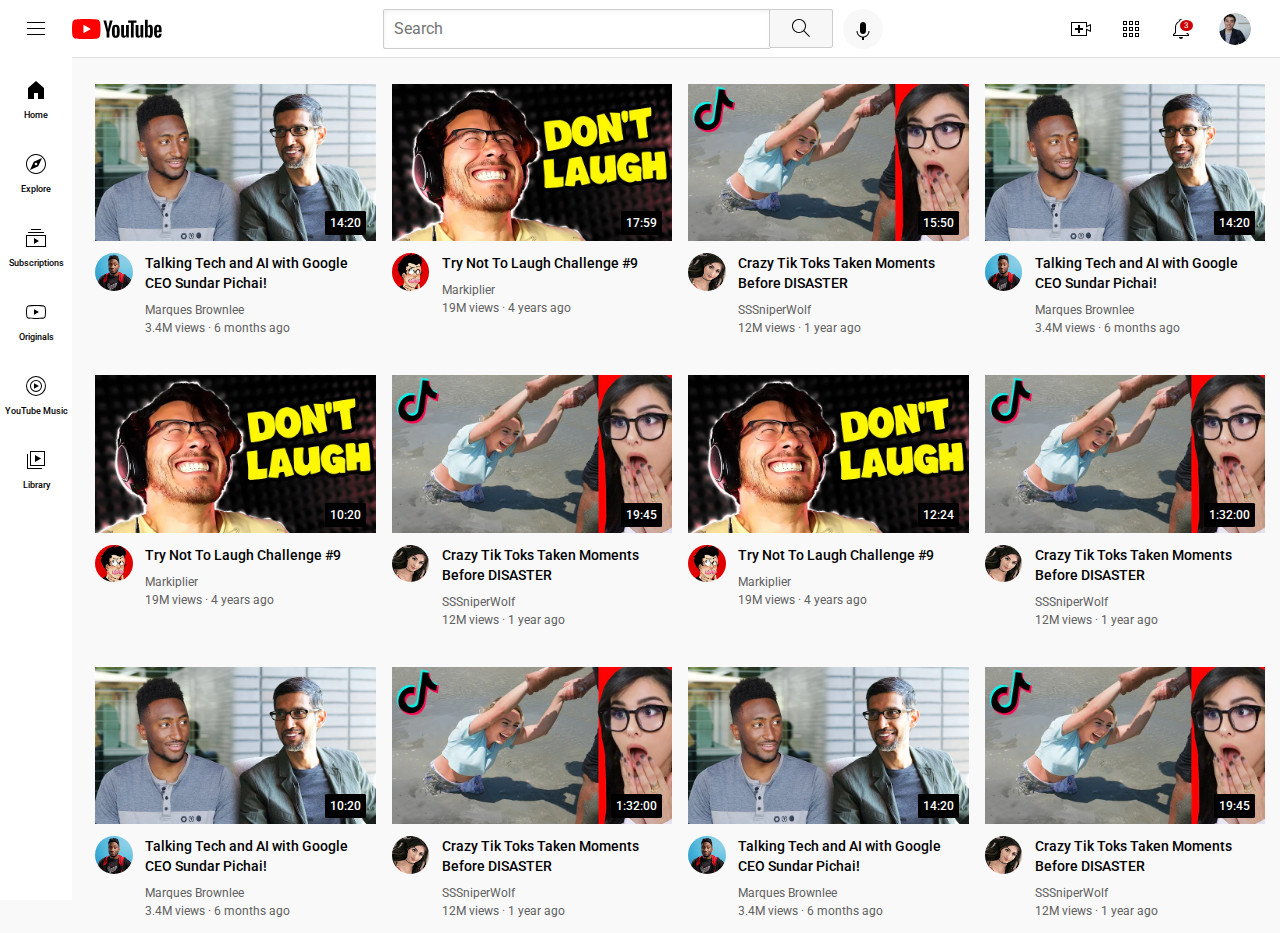
<file: index.html>
<!DOCTYPE html>
<html>
    <head>
        <title>Youtube - Home</title>
        <link rel="stylesheet" href="styles/video.css">
        <link rel="stylesheet" href="styles/header.css">
        <link rel="stylesheet" href="styles/general.css">
        <link rel="stylesheet" href="styles/sidebar.css">

        <link rel="preconnect" href="https://fonts.googleapis.com">
        <link rel="preconnect" href="https://fonts.gstatic.com" crossorigin>
        <link href="https://fonts.googleapis.com/css2?family=Roboto:ital,wght@0,100;0,300;0,400;0,500;0,700;0,900;1,100;1,300;1,400;1,500;1,700;1,900&display=swap" rel="stylesheet">
    <body>
        <header class="header">
            <div class="left-section">
                <img class="hamburger-menu" src="icons/hamburger-menu.svg">
                <img class="youtube-logo" src="icons/youtube-logo.svg" alt="Youtube">
            </div>
            <div class="middle-section">
                <input class="search-bar" type="text" placeholder="Search">
                <button class="search-button">
                    <img class="search-icon" src="icons/search.svg">
                    <div class="tooltip">Search</div>
                </button>
                <button class="voice-search-button">
                    <img class="search-voice-icon" src="icons/voice-search-icon.svg">
                    <div class="tooltip">Search with your voice</div>
                </button>
            </div>
            <div class="right-section">
                <div class="upload-icon-container">
                    <img class="upload-icon" src="icons/upload.svg" alt="create">
                    <div class="tooltip">Create</div>
                </div>
                <div class="youtube-apps-icon-container">
                    <img class="youtube-apps-icon" src="icons/youtube-apps.svg" alt="create">
                    <div class="tooltip">Apps</div> 
                </div>
                <div class="notifications-icon-container">
                    <img class="notifications-icon" src="icons/notifications.svg" alt="create">
                    <div class="notifications-badge">3</div>
                    <div class="tooltip">Notifications</div> 

                </div>
                <img class="my-channel-icon" src="icons/channel-pictures/my-channel.jpg" alt="create">
            </div>
        </header>
        <nav class="sidebar">
            <div class="sidebar-link">
                <img src="icons/home.svg">
                <div>Home</div>
            </div>
            <div class="sidebar-link">
                <img src="icons/explore.svg">
                <div>Explore</div>
            </div>
            <div class="sidebar-link">
                <img src="icons/subscriptions.svg">
                <div>Subscriptions</div>
            </div>
            <div class="sidebar-link">
                <img src="icons/originals.svg">
                <div>Originals</div>
            </div>
            <div class="sidebar-link">
                <img src="icons/youtube-music.svg">
                <div>YouTube Music</div>
            </div>
            <div class="sidebar-link">
                <img src="icons/library.svg">
                <div>Library</div>
            </div>
        </nav>
        <main>
            <section class="video-grid">
                <div class="video-card">
                    <div class="thumbnail">
                        <img class="thumbnail-photo" src="thumbnails/thumbnail-1.webp">
                        <div class="video-time">14:20</div>
                    </div>
                    <div class="video-info-grid">
                        <div class="channel-profile-pic"><img class="photo" src="channel-pictures/channel-1.jpg"></div>
                        <div class="video-info">
                            <p class="video-title">Talking Tech and AI with Google CEO Sundar Pichai!</p>
                            <p class="channel-name">Marques Brownlee</p>
                            <p class="video-stats">3.4M views &#183; 6 months ago</p>
                        </div>
                    </div>
                </div>
                <div class="video-card">
                    <div class="thumbnail">
                        <img class="thumbnail-photo" src="thumbnails/thumbnail-2.webp">
                        <div class="video-time">17:59</div>
                    </div>
                    <div class="video-info-grid">
                        <div class="channel-profile-pic"><img class="photo" src="channel-pictures/channel-2.jpg"></div>
                        <div class="video-info">
                            <p class="video-title">Try Not To Laugh Challenge #9</p>
                            <p class="channel-name">Markiplier</p>
                            <p class="video-stats">19M views &#183; 4 years ago</p>
                        </div>
                    </div>
                </div>
                <div class="video-card">
                    <div class="thumbnail">
                        <img class="thumbnail-photo" src="thumbnails/thumbnail-3.webp">
                        <div class="video-time">15:50</div>
                    </div>
                    <div class="video-info-grid">
                        <div class="channel-profile-pic"><img class="photo" src="channel-pictures/channel-3.jpg"></div>
                        <div class="video-info">
                            <p class="video-title">Crazy Tik Toks Taken Moments Before DISASTER</p>
                            <p class="channel-name">SSSniperWolf</p>
                            <p class="video-stats">12M views &#183; 1 year ago</p>
                        </div>
                    </div>
                </div>
                <div class="video-card">
                    <div class="thumbnail">
                        <img class="thumbnail-photo" src="thumbnails/thumbnail-1.webp">
                        <div class="video-time">14:20</div>
                    </div>
                    <div class="video-info-grid">
                        <div class="channel-profile-pic"><img class="photo" src="channel-pictures/channel-1.jpg"></div>
                        <div class="video-info">
                            <p class="video-title">Talking Tech and AI with Google CEO Sundar Pichai!</p>
                            <p class="channel-name">Marques Brownlee</p>
                            <p class="video-stats">3.4M views &#183; 6 months ago</p>
                        </div>
                    </div>
                </div>
                <div class="video-card">
                    <div class="thumbnail">
                        <img class="thumbnail-photo" src="thumbnails/thumbnail-2.webp">
                        <div class="video-time">10:20</div>
                    </div>
                    <div class="video-info-grid">
                        <div class="channel-profile-pic"><img class="photo" src="channel-pictures/channel-2.jpg"></div>
                        <div class="video-info">
                            <p class="video-title">Try Not To Laugh Challenge #9</p>
                            <p class="channel-name">Markiplier</p>
                            <p class="video-stats">19M views &#183; 4 years ago</p>
                        </div>
                    </div>
                </div>
                <div class="video-card">
                    <div class="thumbnail">
                        <img class="thumbnail-photo" src="thumbnails/thumbnail-3.webp">
                        <div class="video-time">19:45</div>
                    </div>
                    <div class="video-info-grid">
                        <div class="channel-profile-pic"><img class="photo" src="channel-pictures/channel-3.jpg"></div>
                        <div class="video-info">
                            <p class="video-title">Crazy Tik Toks Taken Moments Before DISASTER</p>
                            <p class="channel-name">SSSniperWolf</p>
                            <p class="video-stats">12M views &#183; 1 year ago</p>
                        </div>
                    </div>
                </div>
                <div class="video-card">
                    <div class="thumbnail">
                        <img class="thumbnail-photo" src="thumbnails/thumbnail-2.webp">
                        <div class="video-time">12:24</div>
                    </div>
                    <div class="video-info-grid">
                        <div class="channel-profile-pic"><img class="photo" src="channel-pictures/channel-2.jpg"></div>
                        <div class="video-info">
                            <p class="video-title">Try Not To Laugh Challenge #9</p>
                            <p class="channel-name">Markiplier</p>
                            <p class="video-stats">19M views &#183; 4 years ago</p>
                        </div>
                    </div>
                </div>
                <div class="video-card">
                    <div class="thumbnail">
                        <img class="thumbnail-photo" src="thumbnails/thumbnail-3.webp">
                        <div class="video-time">1:32:00</div>
                    </div>
                    <div class="video-info-grid">
                        <div class="channel-profile-pic"><img class="photo" src="channel-pictures/channel-3.jpg"></div>
                        <div class="video-info">
                            <p class="video-title">Crazy Tik Toks Taken Moments Before DISASTER</p>
                            <p class="channel-name">SSSniperWolf</p>
                            <p class="video-stats">12M views &#183; 1 year ago</p>
                        </div>
                    </div>
                </div>
                <div class="video-card">
                    <div class="thumbnail">
                        <img class="thumbnail-photo" src="thumbnails/thumbnail-1.webp">
                        <div class="video-time">10:20</div>
                    </div>
                    <div class="video-info-grid">
                        <div class="channel-profile-pic"><img class="photo" src="channel-pictures/channel-1.jpg"></div>
                        <div class="video-info">
                            <p class="video-title">Talking Tech and AI with Google CEO Sundar Pichai!</p>
                            <p class="channel-name">Marques Brownlee</p>
                            <p class="video-stats">3.4M views &#183; 6 months ago</p>
                        </div>
                    </div>
                </div>
                <div class="video-card">
                    <div class="thumbnail">
                        <img class="thumbnail-photo" src="thumbnails/thumbnail-3.webp">
                        <div class="video-time">1:32:00</div>
                    </div>
                    <div class="video-info-grid">
                        <div class="channel-profile-pic"><img class="photo" src="channel-pictures/channel-3.jpg"></div>
                        <div class="video-info">
                            <p class="video-title">Crazy Tik Toks Taken Moments Before DISASTER</p>
                            <p class="channel-name">SSSniperWolf</p>
                            <p class="video-stats">12M views &#183; 1 year ago</p>
                        </div>
                    </div>
                </div>
                <div class="video-card">
                    <div class="thumbnail">
                        <img class="thumbnail-photo" src="thumbnails/thumbnail-1.webp">
                        <div class="video-time">14:20</div>
                    </div>
                    <div class="video-info-grid">
                        <div class="channel-profile-pic"><img class="photo" src="channel-pictures/channel-1.jpg"></div>
                        <div class="video-info">
                            <p class="video-title">Talking Tech and AI with Google CEO Sundar Pichai!</p>
                            <p class="channel-name">Marques Brownlee</p>
                            <p class="video-stats">3.4M views &#183; 6 months ago</p>
                        </div>
                    </div>
                </div>
                <div class="video-card">
                    <div class="thumbnail">
                        <img class="thumbnail-photo" src="thumbnails/thumbnail-3.webp">
                        <div class="video-time">19:45</div>
                    </div>
                    <div class="video-info-grid">
                        <div class="channel-profile-pic"><img class="photo" src="channel-pictures/channel-3.jpg"></div>
                        <div class="video-info">
                            <p class="video-title">Crazy Tik Toks Taken Moments Before DISASTER</p>
                            <p class="channel-name">SSSniperWolf</p>
                            <p class="video-stats">12M views &#183; 1 year ago</p>
                        </div>
                    </div>
                </div>
    
            </section>
        </main>
    </body>
</html>
</file>
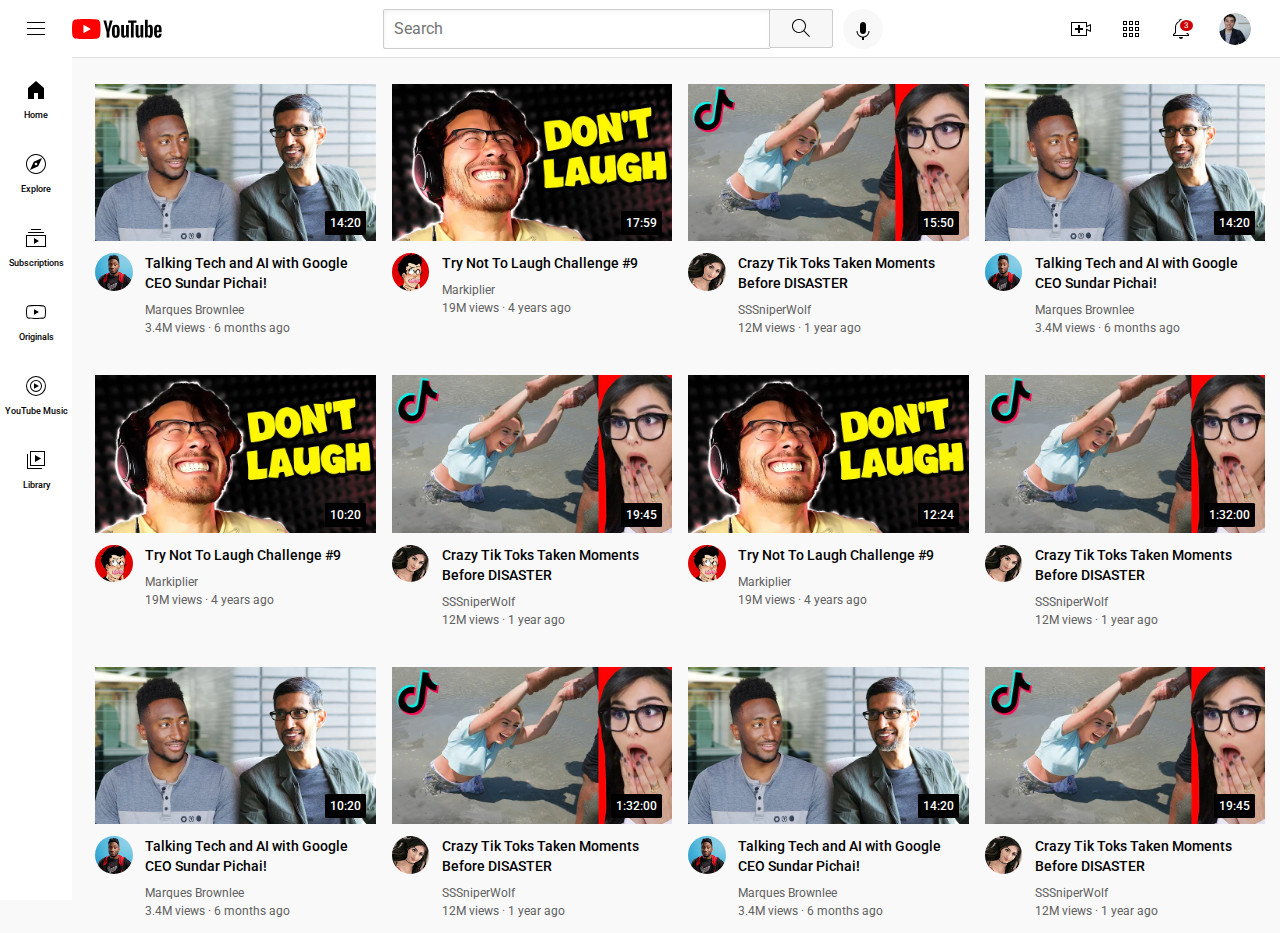
<file: youtube.html>
<!DOCTYPE html>
<html>
    <head>
        <title>Youtube - Home</title>
        <link rel="stylesheet" href="/styles/video.css">
        <link rel="stylesheet" href="/styles/header.css">
        <link rel="stylesheet" href="/styles/general.css">
        <link rel="stylesheet" href="/styles/sidebar.css">

        <link rel="preconnect" href="https://fonts.googleapis.com">
        <link rel="preconnect" href="https://fonts.gstatic.com" crossorigin>
        <link href="https://fonts.googleapis.com/css2?family=Roboto:ital,wght@0,100;0,300;0,400;0,500;0,700;0,900;1,100;1,300;1,400;1,500;1,700;1,900&display=swap" rel="stylesheet">
    <body>
        <header class="header">
            <div class="left-section">
                <img class="hamburger-menu" src="/icons/hamburger-menu.svg">
                <img class="youtube-logo" src="/icons/youtube-logo.svg" alt="Youtube">
            </div>
            <div class="middle-section">
                <input class="search-bar" type="text" placeholder="Search">
                <button class="search-button">
                    <img class="search-icon" src="/icons/search.svg">
                    <div class="tooltip">Search</div>
                </button>
                <button class="voice-search-button">
                    <img class="search-voice-icon" src="/icons/voice-search-icon.svg">
                    <div class="tooltip">Search with your voice</div>
                </button>
            </div>
            <div class="right-section">
                <div class="upload-icon-container">
                    <img class="upload-icon" src="icons/upload.svg" alt="create">
                    <div class="tooltip">Create</div>
                </div>
                <div class="youtube-apps-icon-container">
                    <img class="youtube-apps-icon" src="icons/youtube-apps.svg" alt="create">
                    <div class="tooltip">Apps</div> 
                </div>
                <div class="notifications-icon-container">
                    <img class="notifications-icon" src="icons/notifications.svg" alt="create">
                    <div class="notifications-badge">3</div>
                    <div class="tooltip">Notifications</div> 

                </div>
                <img class="my-channel-icon" src="icons/channel-pictures/my-channel.jpg" alt="create">
            </div>
        </header>
        <nav class="sidebar">
            <div class="sidebar-link">
                <img src="icons/home.svg">
                <div>Home</div>
            </div>
            <div class="sidebar-link">
                <img src="icons/explore.svg">
                <div>Explore</div>
            </div>
            <div class="sidebar-link">
                <img src="icons/subscriptions.svg">
                <div>Subscriptions</div>
            </div>
            <div class="sidebar-link">
                <img src="icons/originals.svg">
                <div>Originals</div>
            </div>
            <div class="sidebar-link">
                <img src="icons/youtube-music.svg">
                <div>YouTube Music</div>
            </div>
            <div class="sidebar-link">
                <img src="icons/library.svg">
                <div>Library</div>
            </div>
        </nav>
        <main>
            <section class="video-grid">
                <div class="video-card">
                    <div class="thumbnail">
                        <img class="thumbnail-photo" src="/thumbnails/thumbnail-1.webp">
                        <div class="video-time">14:20</div>
                    </div>
                    <div class="video-info-grid">
                        <div class="channel-profile-pic"><img class="photo" src="/channel-pictures/channel-1.jpg"></div>
                        <div class="video-info">
                            <p class="video-title">Talking Tech and AI with Google CEO Sundar Pichai!</p>
                            <p class="channel-name">Marques Brownlee</p>
                            <p class="video-stats">3.4M views &#183; 6 months ago</p>
                        </div>
                    </div>
                </div>
                <div class="video-card">
                    <div class="thumbnail">
                        <img class="thumbnail-photo" src="/thumbnails/thumbnail-2.webp">
                        <div class="video-time">17:59</div>
                    </div>
                    <div class="video-info-grid">
                        <div class="channel-profile-pic"><img class="photo" src="/channel-pictures/channel-2.jpg"></div>
                        <div class="video-info">
                            <p class="video-title">Try Not To Laugh Challenge #9</p>
                            <p class="channel-name">Markiplier</p>
                            <p class="video-stats">19M views &#183; 4 years ago</p>
                        </div>
                    </div>
                </div>
                <div class="video-card">
                    <div class="thumbnail">
                        <img class="thumbnail-photo" src="/thumbnails/thumbnail-3.webp">
                        <div class="video-time">15:50</div>
                    </div>
                    <div class="video-info-grid">
                        <div class="channel-profile-pic"><img class="photo" src="/channel-pictures/channel-3.jpg"></div>
                        <div class="video-info">
                            <p class="video-title">Crazy Tik Toks Taken Moments Before DISASTER</p>
                            <p class="channel-name">SSSniperWolf</p>
                            <p class="video-stats">12M views &#183; 1 year ago</p>
                        </div>
                    </div>
                </div>
                <div class="video-card">
                    <div class="thumbnail">
                        <img class="thumbnail-photo" src="/thumbnails/thumbnail-1.webp">
                        <div class="video-time">14:20</div>
                    </div>
                    <div class="video-info-grid">
                        <div class="channel-profile-pic"><img class="photo" src="/channel-pictures/channel-1.jpg"></div>
                        <div class="video-info">
                            <p class="video-title">Talking Tech and AI with Google CEO Sundar Pichai!</p>
                            <p class="channel-name">Marques Brownlee</p>
                            <p class="video-stats">3.4M views &#183; 6 months ago</p>
                        </div>
                    </div>
                </div>
                <div class="video-card">
                    <div class="thumbnail">
                        <img class="thumbnail-photo" src="/thumbnails/thumbnail-2.webp">
                        <div class="video-time">10:20</div>
                    </div>
                    <div class="video-info-grid">
                        <div class="channel-profile-pic"><img class="photo" src="/channel-pictures/channel-2.jpg"></div>
                        <div class="video-info">
                            <p class="video-title">Try Not To Laugh Challenge #9</p>
                            <p class="channel-name">Markiplier</p>
                            <p class="video-stats">19M views &#183; 4 years ago</p>
                        </div>
                    </div>
                </div>
                <div class="video-card">
                    <div class="thumbnail">
                        <img class="thumbnail-photo" src="/thumbnails/thumbnail-3.webp">
                        <div class="video-time">19:45</div>
                    </div>
                    <div class="video-info-grid">
                        <div class="channel-profile-pic"><img class="photo" src="/channel-pictures/channel-3.jpg"></div>
                        <div class="video-info">
                            <p class="video-title">Crazy Tik Toks Taken Moments Before DISASTER</p>
                            <p class="channel-name">SSSniperWolf</p>
                            <p class="video-stats">12M views &#183; 1 year ago</p>
                        </div>
                    </div>
                </div>
                <div class="video-card">
                    <div class="thumbnail">
                        <img class="thumbnail-photo" src="/thumbnails/thumbnail-2.webp">
                        <div class="video-time">12:24</div>
                    </div>
                    <div class="video-info-grid">
                        <div class="channel-profile-pic"><img class="photo" src="/channel-pictures/channel-2.jpg"></div>
                        <div class="video-info">
                            <p class="video-title">Try Not To Laugh Challenge #9</p>
                            <p class="channel-name">Markiplier</p>
                            <p class="video-stats">19M views &#183; 4 years ago</p>
                        </div>
                    </div>
                </div>
                <div class="video-card">
                    <div class="thumbnail">
                        <img class="thumbnail-photo" src="/thumbnails/thumbnail-3.webp">
                        <div class="video-time">1:32:00</div>
                    </div>
                    <div class="video-info-grid">
                        <div class="channel-profile-pic"><img class="photo" src="/channel-pictures/channel-3.jpg"></div>
                        <div class="video-info">
                            <p class="video-title">Crazy Tik Toks Taken Moments Before DISASTER</p>
                            <p class="channel-name">SSSniperWolf</p>
                            <p class="video-stats">12M views &#183; 1 year ago</p>
                        </div>
                    </div>
                </div>
                <div class="video-card">
                    <div class="thumbnail">
                        <img class="thumbnail-photo" src="/thumbnails/thumbnail-1.webp">
                        <div class="video-time">10:20</div>
                    </div>
                    <div class="video-info-grid">
                        <div class="channel-profile-pic"><img class="photo" src="/channel-pictures/channel-1.jpg"></div>
                        <div class="video-info">
                            <p class="video-title">Talking Tech and AI with Google CEO Sundar Pichai!</p>
                            <p class="channel-name">Marques Brownlee</p>
                            <p class="video-stats">3.4M views &#183; 6 months ago</p>
                        </div>
                    </div>
                </div>
                <div class="video-card">
                    <div class="thumbnail">
                        <img class="thumbnail-photo" src="/thumbnails/thumbnail-3.webp">
                        <div class="video-time">1:32:00</div>
                    </div>
                    <div class="video-info-grid">
                        <div class="channel-profile-pic"><img class="photo" src="/channel-pictures/channel-3.jpg"></div>
                        <div class="video-info">
                            <p class="video-title">Crazy Tik Toks Taken Moments Before DISASTER</p>
                            <p class="channel-name">SSSniperWolf</p>
                            <p class="video-stats">12M views &#183; 1 year ago</p>
                        </div>
                    </div>
                </div>
                <div class="video-card">
                    <div class="thumbnail">
                        <img class="thumbnail-photo" src="/thumbnails/thumbnail-1.webp">
                        <div class="video-time">14:20</div>
                    </div>
                    <div class="video-info-grid">
                        <div class="channel-profile-pic"><img class="photo" src="/channel-pictures/channel-1.jpg"></div>
                        <div class="video-info">
                            <p class="video-title">Talking Tech and AI with Google CEO Sundar Pichai!</p>
                            <p class="channel-name">Marques Brownlee</p>
                            <p class="video-stats">3.4M views &#183; 6 months ago</p>
                        </div>
                    </div>
                </div>
                <div class="video-card">
                    <div class="thumbnail">
                        <img class="thumbnail-photo" src="/thumbnails/thumbnail-3.webp">
                        <div class="video-time">19:45</div>
                    </div>
                    <div class="video-info-grid">
                        <div class="channel-profile-pic"><img class="photo" src="/channel-pictures/channel-3.jpg"></div>
                        <div class="video-info">
                            <p class="video-title">Crazy Tik Toks Taken Moments Before DISASTER</p>
                            <p class="channel-name">SSSniperWolf</p>
                            <p class="video-stats">12M views &#183; 1 year ago</p>
                        </div>
                    </div>
                </div>
    
            </section>
        </main>
    </body>
</html>
</file>
<file: styles/video.css>
.video-info-grid{
    display: grid;
    grid-template-columns: 50px 1fr; 
}

.video-grid{
    display: grid;
    grid-template-columns: 1fr 1fr 1fr; 
    /* grid-gap: 12px; */
    column-gap: 16px;
    row-gap: 40px;
    padding: 15px;
    

}

@media (min-width: 950px)
{
    .video-grid{
        grid-template-columns: 1fr 1fr 1fr 1fr;      
    }
   
}

@media (max-width: 600px)
{
    .video-grid{
        grid-template-columns: 1fr 1fr;      
    }
   
}

@media (max-width: 400px)
{
    .video-grid{
        grid-template-columns: 1fr;      
    }
   
}
.channel-profile-pic{
    /* width: 50px; */
    /* background-color: darkblue; */
}

.video-info{
    /* background-color: darkcyan; */
}

.photo{
    width: 75%;
    border-radius: 100%;

}

.thumbnail{
    width: 100%;
    margin-bottom: 8px;
    position: relative;
}

.video-time{
    background-color: black;
    color: white;
    position: absolute;
    right: 10px;
    bottom: 10px;
    font-family: 'Roboto', Arial;
    padding: 5px;
    font-size: 12px;
    font-weight: 500;
    border-radius: 5%;
     
}

.thumbnail-photo
{
    width: 100%;
}

.video-card{
    width: 100%;
    /* background-color: hotpink;  */
}

.video-title{
    margin-top: 0px;
    font-size: 14px;
    font-weight: 500;
    width: 100%;
    line-height: 20px;
    margin-bottom: 10px;
    
    
}

.channel-name, .video-stats{
    font-size: 12px;
    color: #606060;
}

.channel-name{
    margin-bottom: 4px;
}
</file>
<file: styles/header.css>
.header
{
    display: flex;
    flex-direction: row;
    justify-content: space-between;

    background-color: #ffffff;
    border: 0px;
    border-bottom: 1px solid #dedede;
    margin-bottom: 10px;
    
    position: fixed;
    top: 0;
    right: 0;
    left: 0;
    height: 57px;

    z-index: 999;
}

.left-section{
    /* background-color: aqua; */
    display: flex;
    align-items: center;
}

.middle-section{
    flex: 1;
    display: flex;
    align-items: center;
    margin-left: 70px;
    margin-right: 35px;
    max-width: 500px;
}

.right-section{
    width: 182px;
    /* background-color: aqua; */
    display: flex;
    align-items: center;
    justify-content: space-between;
    margin-right: 29px;
    flex-shrink: 0;
}

.hamburger-menu{
    height: 24px;
    margin-left: 24px;
    margin-right: 24px;
}

.youtube-logo{
    height: 20px;
}

.search-bar{
    flex: 1;
    height: 36px;
    padding-left: 10px;
    font-size: 16px;
    border-width: 1px;
    border-style: solid;
    border-color: #cccccc;
    border-radius: 2px;
    box-shadow: inset 1px 2px 5px rgba(0, 0, 0, 0.05);
    width: 0;
}

.search-bar::placeholder{
    font-family: 'Roboto', Arial;
    font-size: 16px;
}

.search-button{
    height: 39.8px;
    width: 64px;
    background-color: #f7f7f7;
    border-width: 1px;
    border-style: solid;
    border-color: #cccccc;
    border-radius: 2px;
    margin-left: -2px;
    margin-right: 10px;

}

.search-button .tooltip,
.voice-search-button .tooltip,
.upload-icon-container .tooltip,
.youtube-apps-icon-container .tooltip,
.notifications-icon-container .tooltip{
    position: absolute;
    background-color: gray;
    color: white;
    padding-top: 4px;
    padding-bottom: 4px;
    padding-left: 8px;
    padding-right: 8px;
    border-radius: 2px;
    font-size: 12px;
    bottom: -30px;
    opacity: 0;
    transition: opacity 0.15s;
    pointer-events: none;
    white-space: nowrap;
    font-family: 'Roboto', Arial;
}

.search-button:hover .tooltip,
.voice-search-button:hover .tooltip,
.upload-icon-container:hover .tooltip,
.youtube-apps-icon-container:hover .tooltip,
.notifications-icon-container:hover .tooltip{
    opacity: 1;
}

.search-icon{ 
    height: 24px;
}

.voice-search-button{
    height: 40px;
    width: 40px;
    border-radius: 100%;
    border: none;
    background-color: #f8f8f8;
    
}

.search-button,
.voice-search-button,
.upload-icon-container,
.youtube-apps-icon-container,
.notifications-icon-container{
    position: relative;
    display: flex;
    justify-content: center;
    align-items: center;
}

.search-voice-icon{
    width: 24px;
    height: 24px;
    margin-top: 4px;
    
}

.upload-icon{
    height: 24px;
}

.youtube-apps-icon{
    height: 24px;
}

.notifications-icon-container{
    position: relative;
}

.notifications-icon{
    height: 24px;
}

.notifications-badge{
    background-color: #cc0000;
    color: white;
    font-size: 8px;
    font-family: 'Roboto', Arial;
    padding: 1px 4px;
    border-radius: 100%;
    position: absolute;
    top: 1px;
    right: -2px;
    border-style: solid;
    border-color: white;
    border-width: 2px;

}

.my-channel-icon{
    height: 32px;
    border-radius: 100%;
}
</file>
<file: styles/general.css>
p{
    font-family: 'Roboto', Arial;
    margin-top: 0px;
    margin-bottom: 0px;
}

body{
    margin: 0px;
    padding-top: 69px;
    padding-left: 80px;
    background-color: #f9f9f9;
}
</file>
<file: styles/sidebar.css>
.sidebar{
    background-color: white;
    position: fixed;
    top: 57px;
    width: 72px;
    left: 0;
    bottom: 0;
    z-index: 1000;
    padding-top: 5px;
}

.sidebar-link{
    height: 74px;
    display: flex;
    justify-content: center;
    align-items: center;
    flex-direction: column;
    cursor: pointer;
}

.sidebar-link:hover{
    background-color: #f2f2f2;
}

.sidebar-link img{
    height: 24px;
    margin-bottom: 4px;
}

.sidebar-link div{
    font-size: 9px;
    margin-top: 4px;
    font-weight: 500;
    font-family: 'Roboto', Arial;

}
</file>
